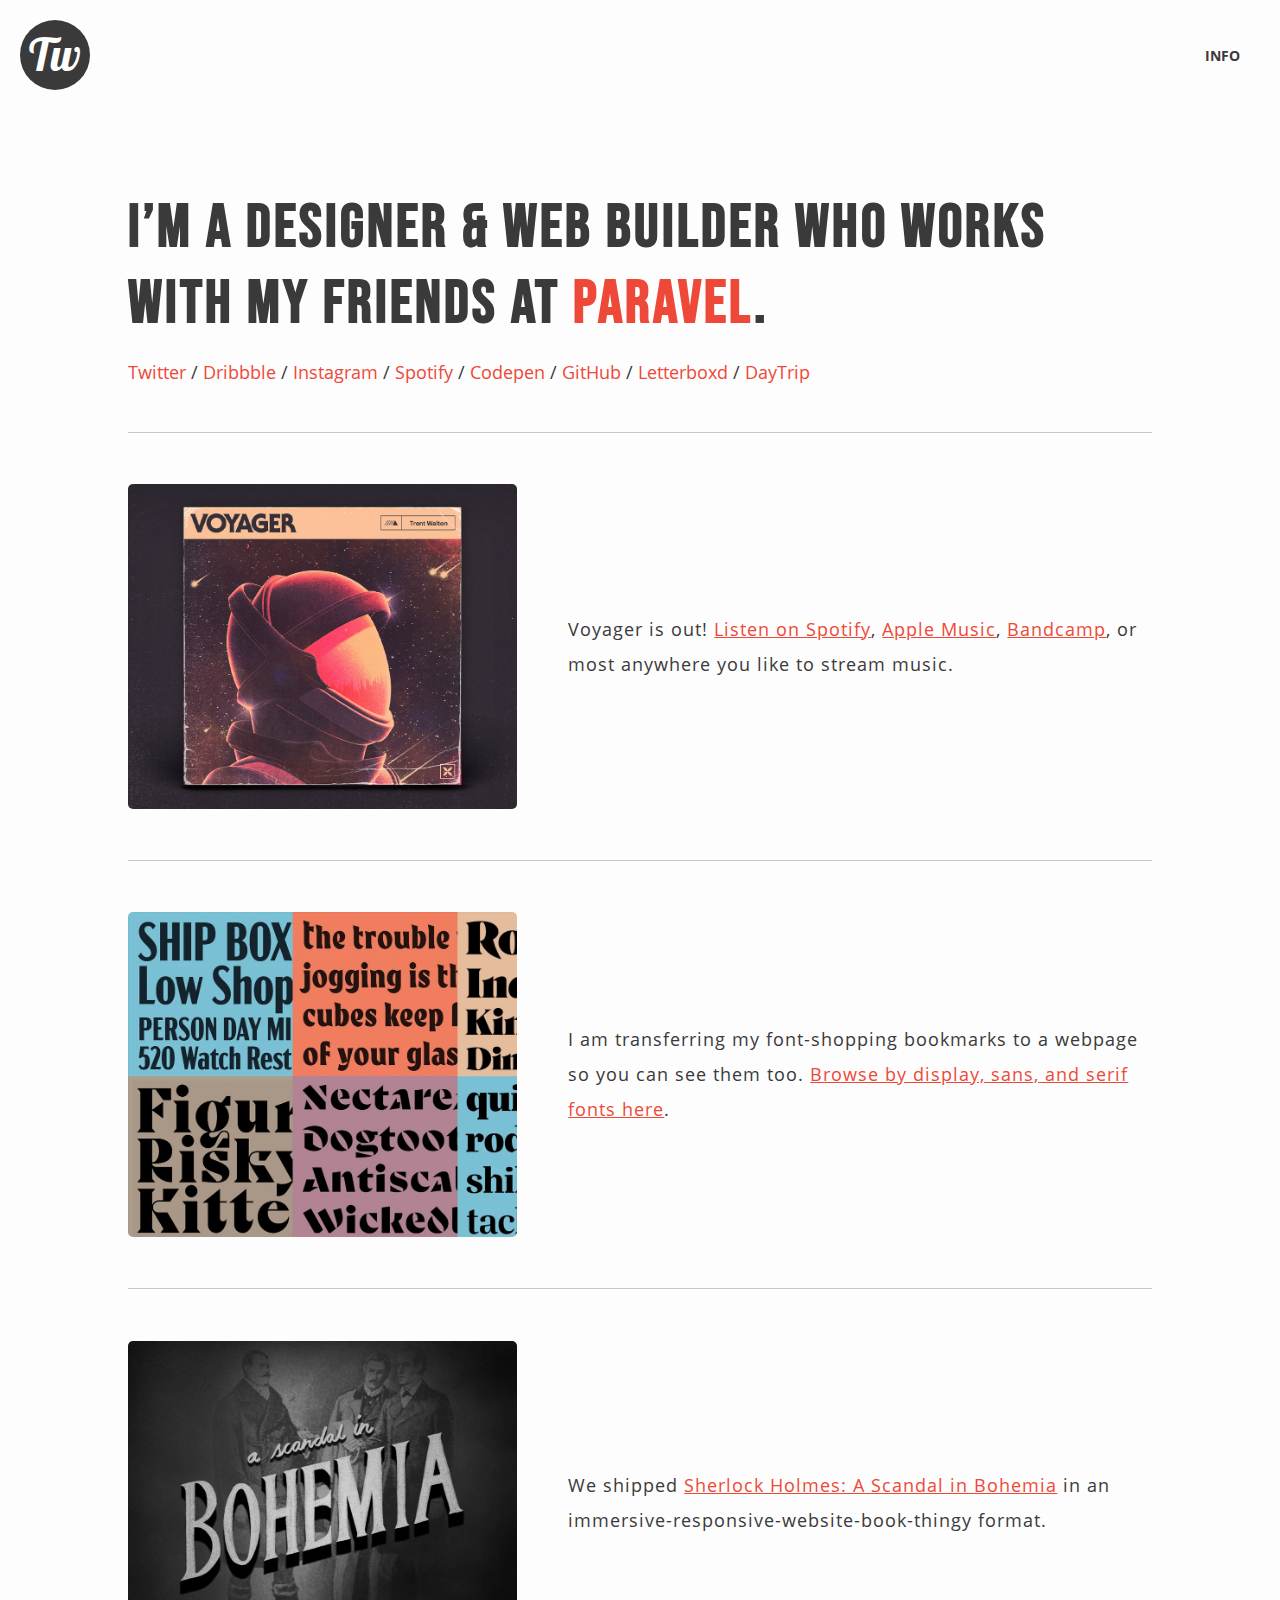
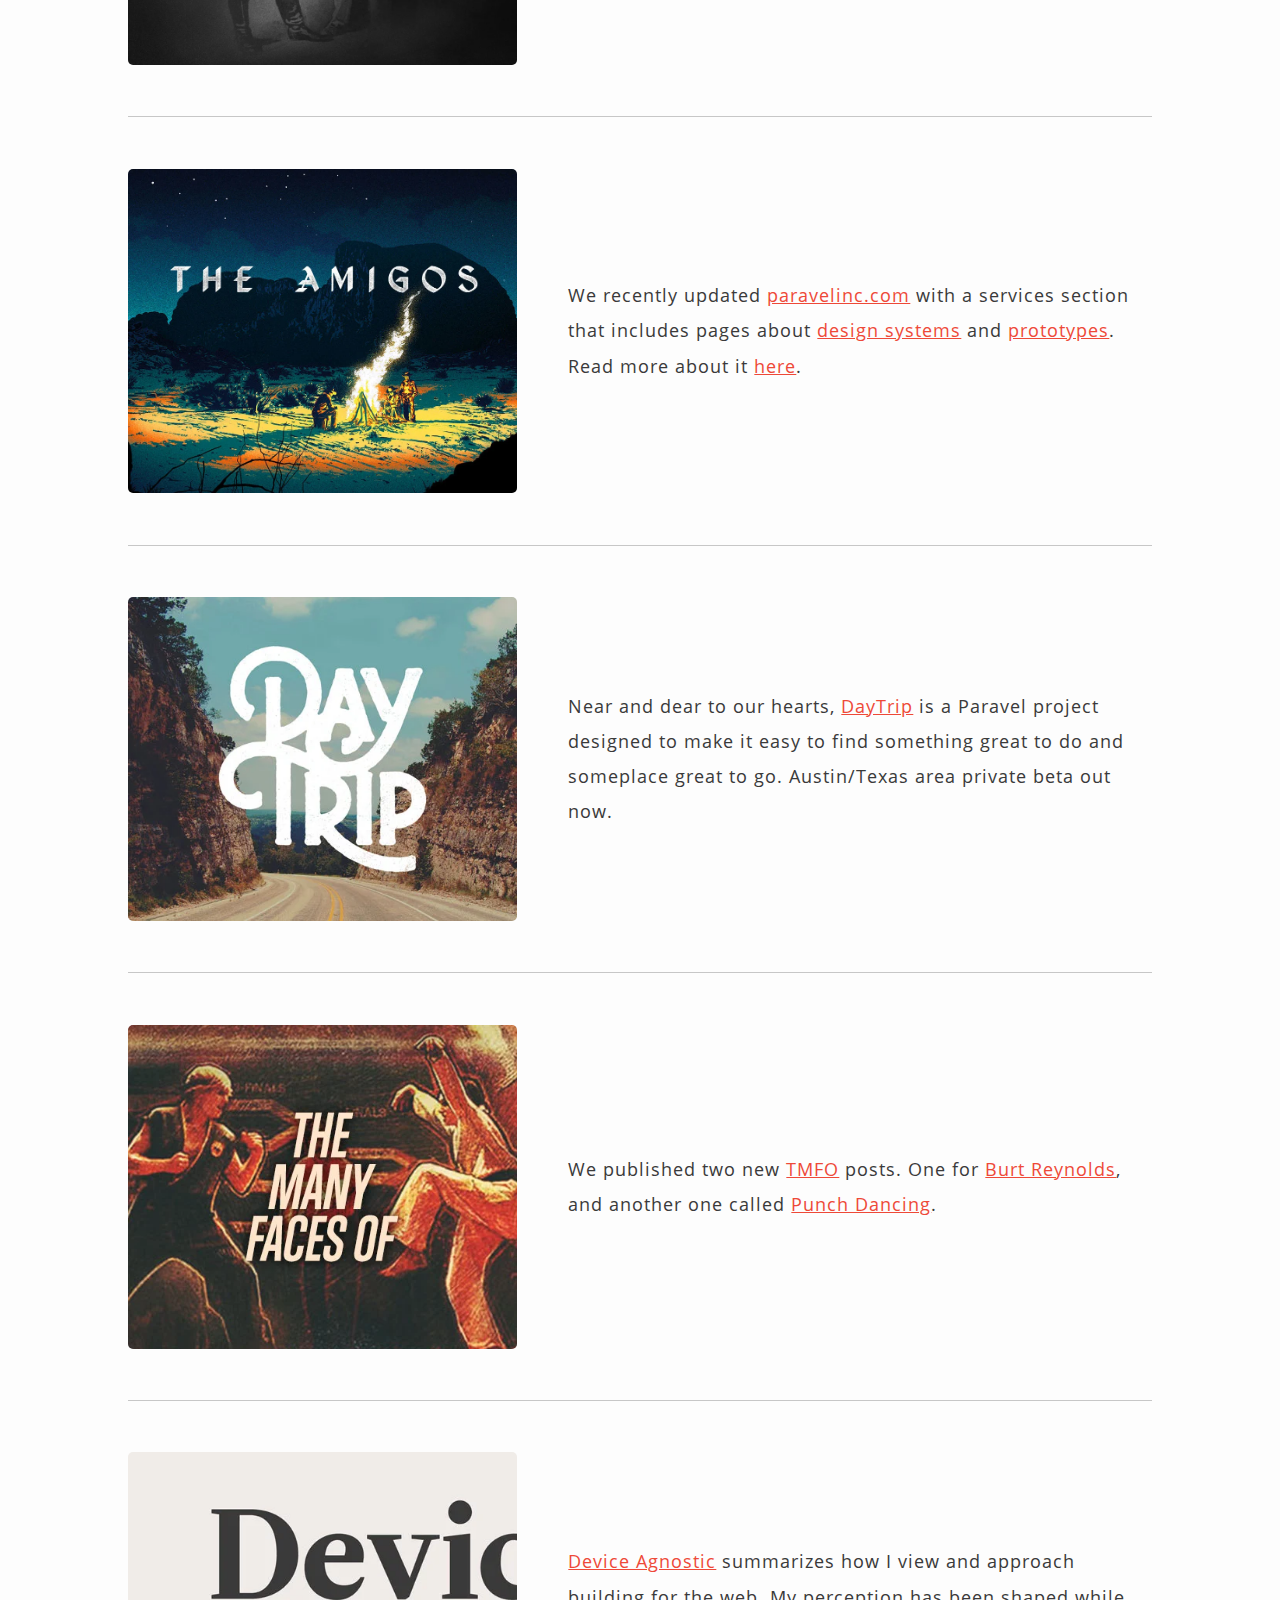
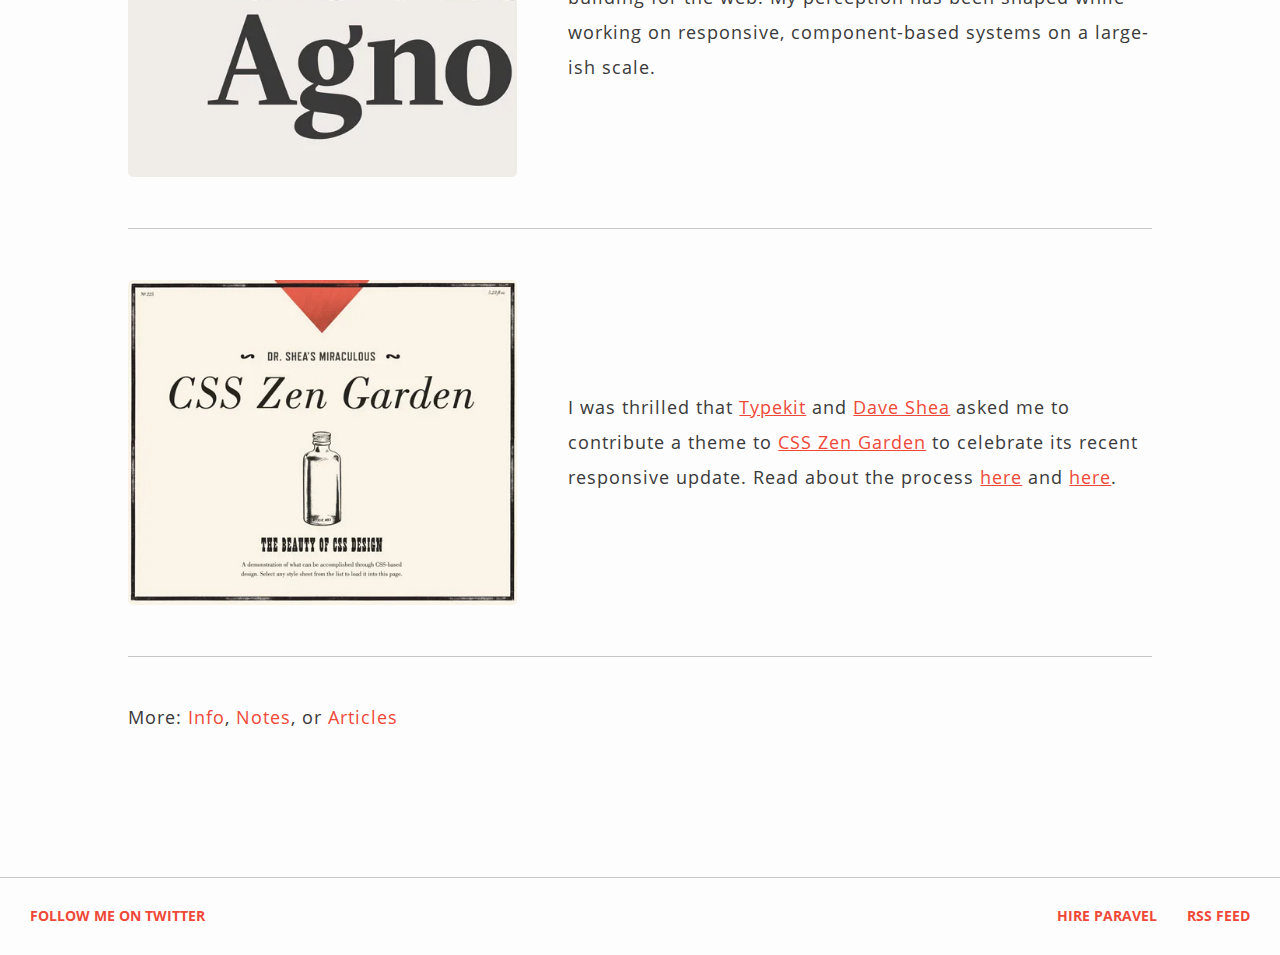
<file: index.html>
<!DOCTYPE html>
<html lang="es">
  <head>
    <meta charset="UTF-8">
    <meta http-equiv="X-UA-Compatible" content="IE=edge">
    <meta name="viewport" content="width=device-width, initial-scale=1.0">
    <title>Home | Trent Walton (Imitacion)</title>
    <link rel="stylesheet" href="https://cdnjs.cloudflare.com/ajax/libs/font-awesome/5.15.3/css/all.min.css" integrity="sha512-iBBXm8fW90+nuLcSKlbmrPcLa0OT92xO1BIsZ+ywDWZCvqsWgccV3gFoRBv0z+8dLJgyAHIhR35VZc2oM/gI1w==" crossorigin="anonymous" referrerpolicy="no-referrer" />
    <link rel="stylesheet" href="css/normalize.css">
    <link rel="stylesheet" href="css/styles.css">
    <link rel="stylesheet" href="css/index.css">
  </head>
  <body>
    <div class="container--flex">
      <!-- Header -->
      <header class="header">
        <!-- Header__Logo -->
        <div class="header__logo">
          <a class="header__logo__link" href="index.html">Tw</a>
        </div>
        <!-- Header__Nav -->
        <nav class="header__nav">
          <a class="header__nav__link" href="info.html">INFO</a>
        </nav>
      </header>

      <!-- Main -->
      <main class="main">
        <div class="container">
          <article class="main__article">
            <!-- Main__Article__Title -->
            <div class="main__article__title">
              <h1 class="main__article__title__txt">I’m a designer & web builder who works with my friends at <a class="main__article__title__txt__link" href="#">Paravel</a>.</h1>
              <!-- Main__Article__Title__Links -->
              <div class="main__article__title__links">
                <a href="#" class="main__article__title__links__link">Twitter</a> / 
                <a href="#" class="main__article__title__links__link">Dribbble</a> / 
                <a href="#" class="main__article__title__links__link">Instagram</a> / 
                <a href="#" class="main__article__title__links__link">Spotify</a> / 
                <a href="#" class="main__article__title__links__link">Codepen</a> / 
                <a href="#" class="main__article__title__links__link">GitHub</a> / 
                <a href="#" class="main__article__title__links__link">Letterboxd</a> / 
                <a href="#" class="main__article__title__links__link">DayTrip</a>
              </div>
            </div>
            <!-- Main__Article__Section -->
            <section class="main__article__section">
              <div class="main__article__section__img">
                <img class="main__article__section__img__image" src="img/img-1.jpg" alt="">
              </div>
              <div class="main__article__section__txt">
                <p class="main__article__section__txt__text">Voyager is out! <a class="main__article__section__txt__text__link" href="#">Listen on Spotify</a>, <a class="main__article__section__txt__text__link" href="#">Apple Music</a>, <a class="main__article__section__txt__text__link" href="#">Bandcamp</a>, or most anywhere you like to stream music.</p>
              </div>
            </section>

            <section class="main__article__section">
              <div class="main__article__section__img">
                <img class="main__article__section__img__image" src="img/img-2.jpg" alt="">
              </div>
              <div class="main__article__section__txt">
                <p class="main__article__section__txt__text">I am transferring my font-shopping bookmarks to a webpage so you can see them too. <a class="main__article__section__txt__text__link" href="#">Browse by display, sans, and serif fonts here</a>.</p>
              </div>
            </section>

            <section class="main__article__section">
              <div class="main__article__section__img">
                <img class="main__article__section__img__image" src="img/img-3.jpg" alt="">
              </div>
              <div class="main__article__section__txt">
                <p class="main__article__section__txt__text">We shipped <a class="main__article__section__txt__text__link" href="#">Sherlock Holmes: A Scandal in Bohemia</a> in an immersive-responsive-website-book-thingy format.</p>
              </div>
            </section>

            <section class="main__article__section">
              <div class="main__article__section__img">
                <img class="main__article__section__img__image" src="img/img-4.jpg" alt="">
              </div>
              <div class="main__article__section__txt">
                <p class="main__article__section__txt__text">We recently updated <a class="main__article__section__txt__text__link" href="#">paravelinc.com</a> with a services section that includes pages about <a class="main__article__section__txt__text__link" href="#">design systems</a> and <a class="main__article__section__txt__text__link" href="#">prototypes</a>. Read more about it <a class="main__article__section__txt__text__link" href="#">here</a>.</p>
              </div>
            </section>

            <section class="main__article__section">
              <div class="main__article__section__img">
                <img class="main__article__section__img__image" src="img/img-5.jpg" alt="">
              </div>
              <div class="main__article__section__txt">
                <p class="main__article__section__txt__text">Near and dear to our hearts, <a class="main__article__section__txt__text__link" href="#">DayTrip</a> is a Paravel project designed to make it easy to find something great to do and someplace great to go. Austin/Texas area private beta out now.</p>
              </div>
            </section>

            <section class="main__article__section">
              <div class="main__article__section__img">
                <img class="main__article__section__img__image" src="img/img-6.jpg" alt="">
              </div>
              <div class="main__article__section__txt">
                <p class="main__article__section__txt__text">We published two new <a class="main__article__section__txt__text__link" href="#">TMFO</a> posts. One for <a class="main__article__section__txt__text__link" href="#">Burt Reynolds</a>, and another one called <a class="main__article__section__txt__text__link" href="#">Punch Dancing</a>.</p>
              </div>
            </section>

            <section class="main__article__section">
              <div class="main__article__section__img">
                <img class="main__article__section__img__image" src="img/img-7.jpg" alt="">
              </div>
              <div class="main__article__section__txt">
                <p class="main__article__section__txt__text"><a class="main__article__section__txt__text__link" href="#">Device Agnostic</a> summarizes how I view and approach building for the web. My perception has been shaped while working on responsive, component-based systems on a large-ish scale.</p>
              </div>
            </section>

            <section class="main__article__section">
              <div class="main__article__section__img">
                <img class="main__article__section__img__image" src="img/img-8.jpg" alt="">
              </div>
              <div class="main__article__section__txt">
                <p class="main__article__section__txt__text">I was thrilled that <a class="main__article__section__txt__text__link" href="#">Typekit</a> and <a class="main__article__section__txt__text__link" href="#">Dave Shea</a> asked me to contribute a theme to <a class="main__article__section__txt__text__link" href="#">CSS Zen Garden</a> to celebrate its recent responsive update. Read about the process <a class="main__article__section__txt__text__link" href="#">here</a> and <a class="main__article__section__txt__text__link" href="#">here</a>.</p>
              </div>
            </section>

            <!-- Main__Article__More -->
            <div class="main__article__more">
              <p class="main__article__more__txt">More: <a class="main__article__more__txt__link" href="info.html">Info</a>, <a class="main__article__more__txt__link" href="#">Notes</a>, or <a class="main__article__more__txt__link" href="#">Articles</a></p>
            </div>
          </article>
        </div>
      </main>

      <!-- Footer -->
      <footer class="footer">
        <!-- Footer__Social -->
        <div class="footer__social">
          <a class="footer__social__link" href="#"><i class="fab fa-twitter"></i> FOLLOW ME ON TWITTER</a>
        </div>
        <!-- Footer__Contact -->
        <div class="footer__contact">
          <div class="footer__contact__links">
            <a href="#" class="footer__contact__links__link"><i class="fas fa-money-bill-wave"></i> HIRE PARAVEL</a>
          </div>

          <div class="footer__contact__links">
            <a href="#" class="footer__contact__links__link"><i class="fas fa-satellite-dish"></i> RSS FEED</a>
          </div>
        </div>
      </footer>
    </div>
  </body>
</html>
</file>
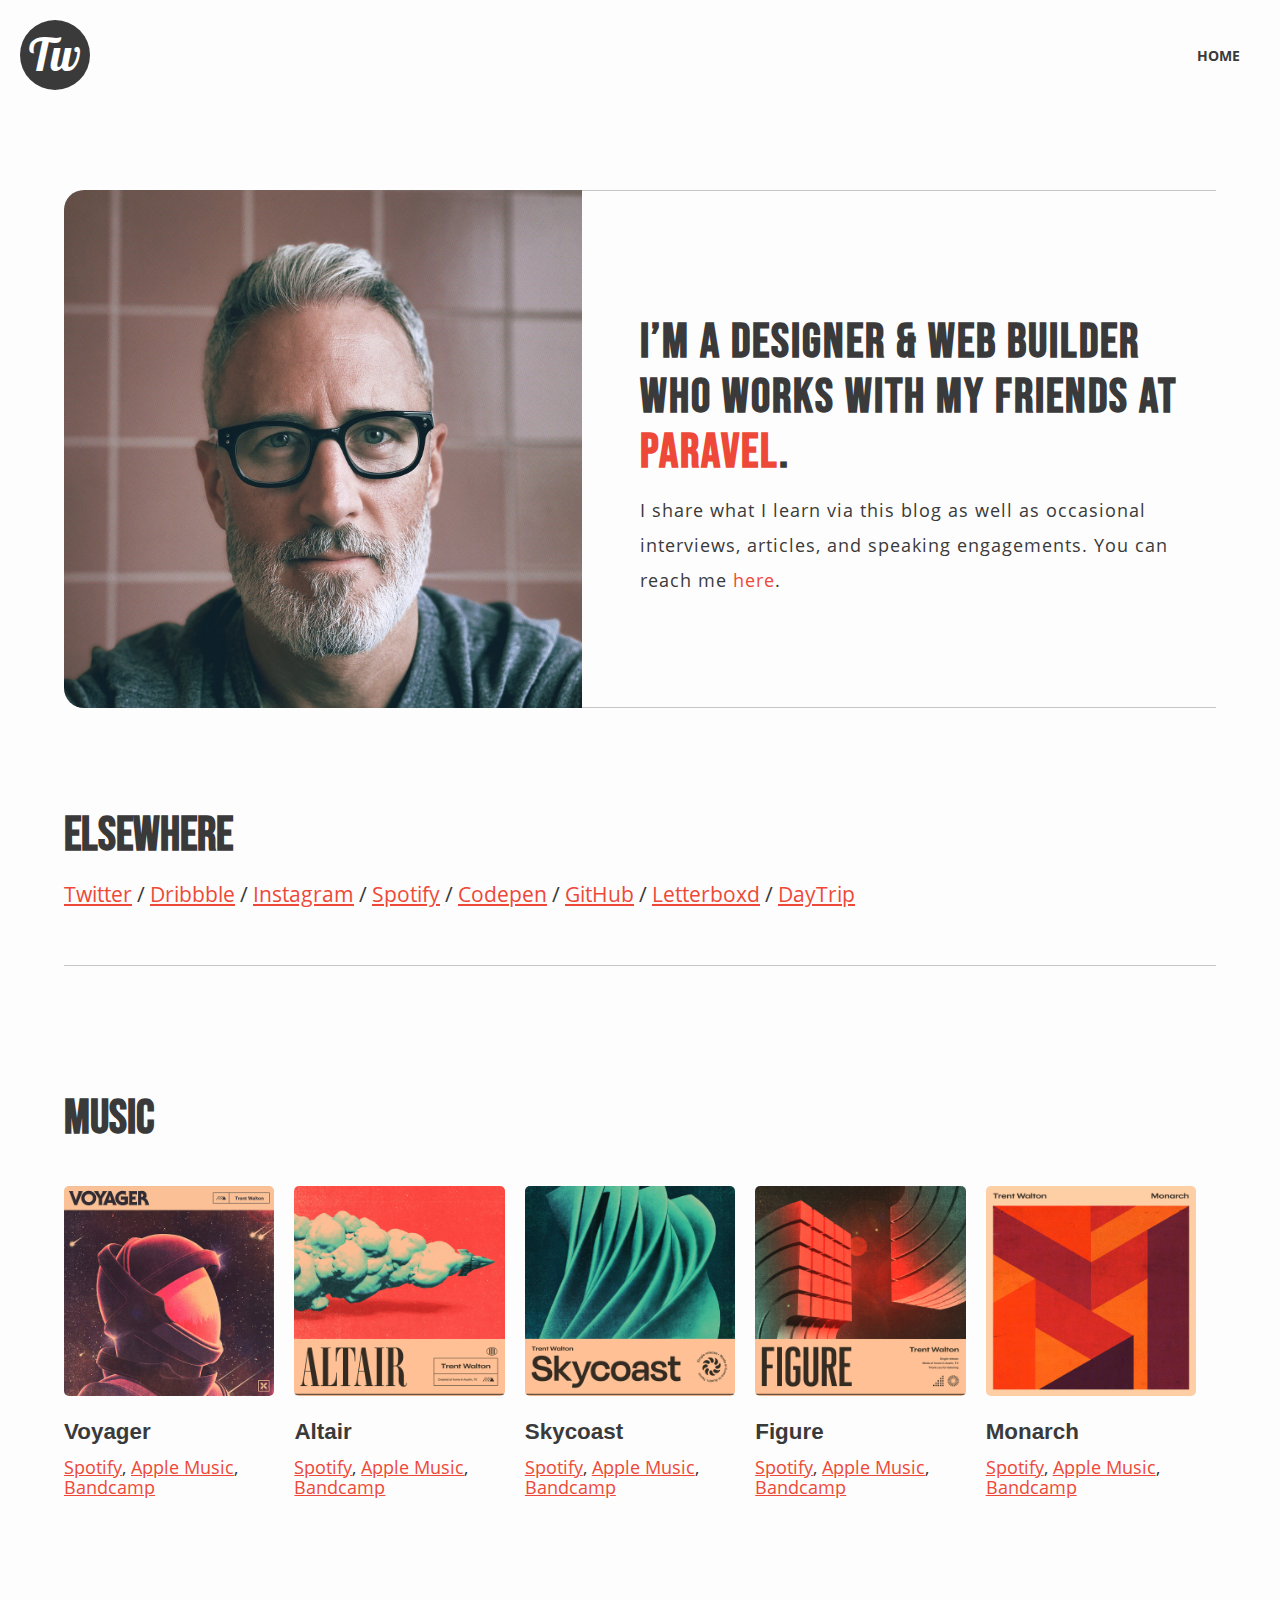
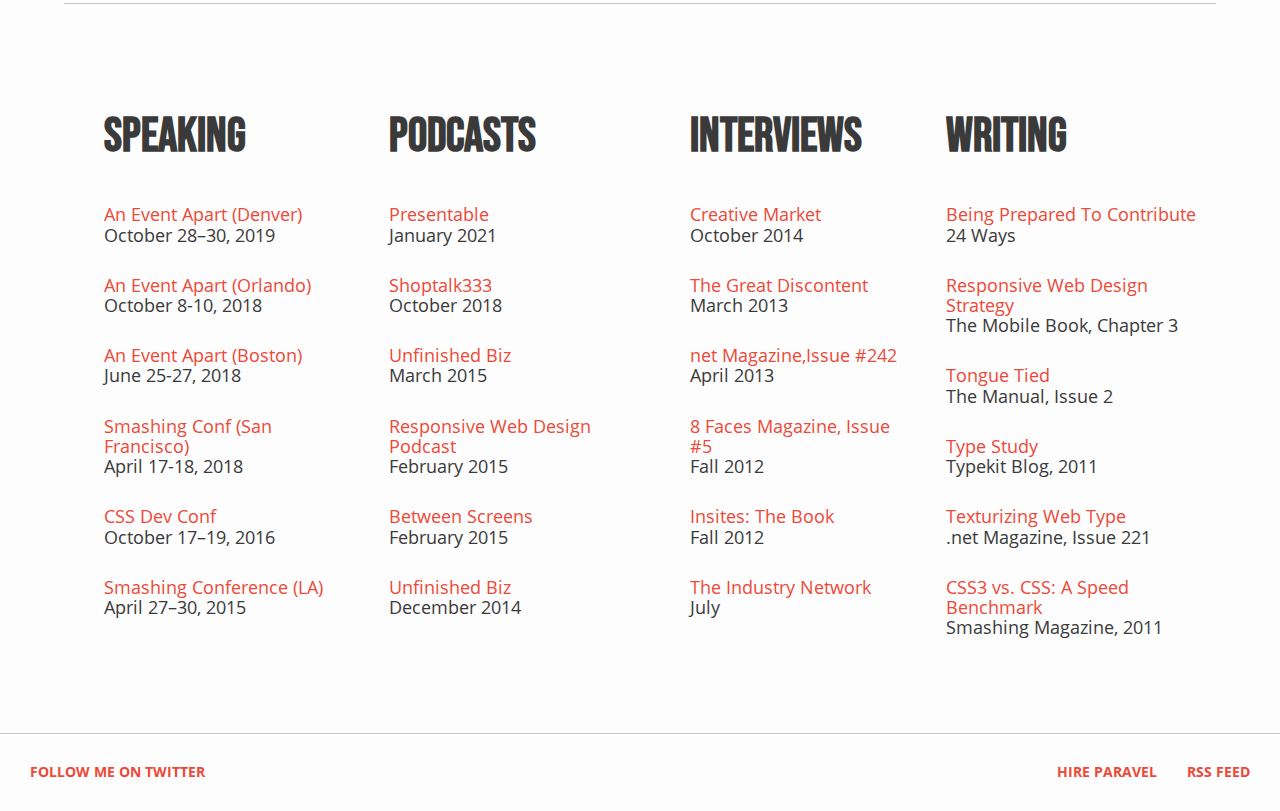
<file: info.html>
<!DOCTYPE html>
<html lang="en">
  <head>
    <meta charset="UTF-8">
    <meta http-equiv="X-UA-Compatible" content="IE=edge">
    <meta name="viewport" content="width=device-width, initial-scale=1.0">
    <title>Info | Trent Walton (Imitacion)</title>
    <link rel="stylesheet" href="https://cdnjs.cloudflare.com/ajax/libs/font-awesome/5.15.3/css/all.min.css" integrity="sha512-iBBXm8fW90+nuLcSKlbmrPcLa0OT92xO1BIsZ+ywDWZCvqsWgccV3gFoRBv0z+8dLJgyAHIhR35VZc2oM/gI1w==" crossorigin="anonymous" referrerpolicy="no-referrer" />
    <link rel="stylesheet" href="css/normalize.css">
    <link rel="stylesheet" href="css/styles.css">
    <link rel="stylesheet" href="css/info.css">
  </head>
  <body>
    <div class="container--flex">
      <!-- Header -->
      <header class="header">
        <!-- Header__Logo -->
        <div class="header__logo">
          <a class="header__logo__link" href="index.html">Tw</a>
        </div>
        <!-- Header__Nav -->
        <nav class="header__nav">
          <a class="header__nav__link" href="index.html">HOME</a>
        </nav>
      </header>
      
      <!-- Main -->
      <main class="main">
        <article class="main__article">
          <div class="container">
            <!-- Main__Article__Title -->
            <section class="main__article__principal-title">
              <!-- Main__Article__Title__Image -->
              <div class="main__article__principal-title__image">
                <img src="img/info-img-1.jpg" alt="Hombre con barba y lentes" class="main__article__principal-title__image__img">
              </div>
              <!-- Main__Article__Title__Text -->
              <div class="main__article__principal-title__text">
                <h1 class="main__article__principal-title__text__principal-txt">I’m a designer & web builder who works with my friends at <a class="main__article__principal-title__text__txt__link" href="#">Paravel</a>.</h1>
                <p class="main__article__principal-title__text__txt">I share what I learn via this blog as well as occasional interviews, articles, and speaking engagements. You can reach me <a class="main__article__principal-title__text__txt__link">here</a>.</p>
              </div>
            </section>

            <!-- Main__Article__Links -->
            <section class="main__article__social">
              <!-- Main__Article__Links__Text -->
              <div class="main__article__social__text">
                <h2 class="main__article__social__text__txt">Elsewhere</h2>
              </div>
              <!-- Main__Article__Links__Link -->
              <div class="main__article__social__links">
                <a href="#" class="main__article__social__links__link">Twitter</a> / 
                <a href="#" class="main__article__social__links__link">Dribbble</a> / 
                <a href="#" class="main__article__social__links__link">Instagram</a> / 
                <a href="#" class="main__article__social__links__link">Spotify</a> / 
                <a href="#" class="main__article__social__links__link">Codepen</a> / 
                <a href="#" class="main__article__social__links__link">GitHub</a> / 
                <a href="#" class="main__article__social__links__link">Letterboxd</a> / 
                <a href="#" class="main__article__social__links__link">DayTrip</a>
              </div>
            </section>

            <!-- Main__Article__Music -->
            <h2 class="main__article__music__title">Music</h2>
            <section class="main__article__music">
              <div class="main__article__music__song">
                <img src="img/info-music-img-1.jpg" alt="" class="main__article__music__song__img">
                <h3 class="main__article__music__song__title">Voyager</h3>
                <p class="main__article__music__song__txt"><a class="main__article__music__song__txt__link">Spotify</a>, <a class="main__article__music__song__txt__link">Apple Music</a>, <a class="main__article__music__song__txt__link">Bandcamp</a></p>
              </div>

              <div class="main__article__music__song">
                <img src="img/info-music-img-2.jpg" alt="" class="main__article__music__song__img">
                <h3 class="main__article__music__song__title">Altair</h3>
                <p class="main__article__music__song__txt"><a class="main__article__music__song__txt__link">Spotify</a>, <a class="main__article__music__song__txt__link">Apple Music</a>, <a class="main__article__music__song__txt__link">Bandcamp</a></p>
              </div>

              <div class="main__article__music__song">
                <img src="img/info-music-img-3.jpg" alt="" class="main__article__music__song__img">
                <h3 class="main__article__music__song__title">Skycoast</h3>
                <p class="main__article__music__song__txt"><a class="main__article__music__song__txt__link">Spotify</a>, <a class="main__article__music__song__txt__link">Apple Music</a>, <a class="main__article__music__song__txt__link">Bandcamp</a></p>
              </div>

              <div class="main__article__music__song">
                <img src="img/info-music-img-4.jpg" alt="" class="main__article__music__song__img">
                <h3 class="main__article__music__song__title">Figure</h3>
                <p class="main__article__music__song__txt"><a class="main__article__music__song__txt__link">Spotify</a>, <a class="main__article__music__song__txt__link">Apple Music</a>, <a class="main__article__music__song__txt__link">Bandcamp</a></p>
              </div>

              <div class="main__article__music__song">
                <img src="img/info-music-img-5.jpg" alt="" class="main__article__music__song__img">
                <h3 class="main__article__music__song__title">Monarch</h3>
                <p class="main__article__music__song__txt"><a class="main__article__music__song__txt__link">Spotify</a>, <a class="main__article__music__song__txt__link">Apple Music</a>, <a class="main__article__music__song__txt__link">Bandcamp</a></p>
              </div>
            </section>

            <!-- Main__Article__Others -->
            <section class="main__article__others">
              <ul class="main__article__others__info">
                <h2 class="main__article__others__info__title">Speaking</h2>
                <li class="main__article__others__info__txt"><a class="main__article__others__info__txt__link" href="#">An Event Apart (Denver)</a>
                  <br>October 28–30, 2019</li>
                <li class="main__article__others__info__txt"><a class="main__article__others__info__txt__link" href="#">An Event Apart (Orlando)</a>
                  <br>October 8-10, 2018</li>
                <li class="main__article__others__info__txt"><a class="main__article__others__info__txt__link" href="#">An Event Apart (Boston)</a>
                  <br>June 25-27, 2018</li>
                <li class="main__article__others__info__txt"><a class="main__article__others__info__txt__link" href="#">Smashing Conf (San Francisco)</a>
                  <br>April 17-18, 2018</li>
                <li class="main__article__others__info__txt"><a class="main__article__others__info__txt__link" href="#">CSS Dev Conf</a> 
                  <br>October 17–19, 2016</li>
                <li class="main__article__others__info__txt"><a class="main__article__others__info__txt__link" href="#">Smashing Conference (LA)</a> 
                  <br>April 27–30, 2015</li>
              </ul>
              
              <ul class="main__article__others__info">
                <h2 class="main__article__others__info__title">Podcasts</h2>
                <li class="main__article__others__info__txt"><a class="main__article__others__info__txt__link" href="#">Presentable</a>
                  <br>January 2021</li>
                <li class="main__article__others__info__txt"><a class="main__article__others__info__txt__link" href="#">Shoptalk333</a>
                  <br>October 2018</li>
                <li class="main__article__others__info__txt"><a class="main__article__others__info__txt__link" href="#">Unfinished Biz</a>
                  <br>March 2015</li>
                <li class="main__article__others__info__txt"><a class="main__article__others__info__txt__link" href="#">Responsive Web Design Podcast</a>
                  <br>February
                  2015</li>
                <li class="main__article__others__info__txt"><a class="main__article__others__info__txt__link" href="#">Between Screens</a>
                  <br>February 2015</li>
                <li class="main__article__others__info__txt"><a class="main__article__others__info__txt__link" href="#">Unfinished Biz</a> 
                  <br>December 2014</li>
              </ul>
              
              <ul class="main__article__others__info">
                <h2 class="main__article__others__info__title">Interviews</h2>
                <li class="main__article__others__info__txt"><a class="main__article__others__info__txt__link" href="#">Creative Market</a>
                  <br>October 2014</li>
                <li class="main__article__others__info__txt"><a class="main__article__others__info__txt__link" href="#">The Great Discontent</a>
                  <br>March 2013</li>
                <li class="main__article__others__info__txt"><a class="main__article__others__info__txt__link" href="#">net Magazine,Issue #242</a>
                  <br>April 2013</li>
                <li class="main__article__others__info__txt"><a class="main__article__others__info__txt__link" href="#">8 Faces Magazine, Issue #5</a>
                  <br>Fall 2012</li>
                <li class="main__article__others__info__txt"><a class="main__article__others__info__txt__link" href="#">Insites: The Book</a>
                  <br>Fall 2012</li>
                <li class="main__article__others__info__txt"><a class="main__article__others__info__txt__link" href="#">The Industry Network</a>
                  <br>July</li>
              </ul>
              
              <ul class="main__article__others__info">
                <h2 class="main__article__others__info__title">Writing</h2>
                <li class="main__article__others__info__txt"><a class="main__article__others__info__txt__link" href="#">Being Prepared To Contribute</a>
                  <br>24 Ways</li>
                <li class="main__article__others__info__txt"><a class="main__article__others__info__txt__link" href="#">Responsive Web Design Strategy</a>
                  <br>The Mobile Book, Chapter 3</li>
                <li class="main__article__others__info__txt"><a class="main__article__others__info__txt__link" href="#">Tongue Tied</a>
                  <br>The Manual, Issue 2</li>
                <li class="main__article__others__info__txt"><a class="main__article__others__info__txt__link" href="#">Type Study</a>
                  <br>Typekit Blog, 2011</li>
                <li class="main__article__others__info__txt"><a class="main__article__others__info__txt__link" href="#">Texturizing Web Type</a>
                  <br>.net Magazine, Issue 221</li>
                <li class="main__article__others__info__txt"><a class="main__article__others__info__txt__link" href="#">CSS3 vs. CSS: A Speed Benchmark</a>
                  <br>Smashing Magazine, 2011</li>
              </ul>
            </section>
          </div>
        </article>
      </main>

      <!-- Footer -->
      <footer class="footer">
        <!-- Footer__Social -->
        <div class="footer__social">
          <a class="footer__social__link" href="#"><i class="fab fa-twitter"></i> FOLLOW ME ON TWITTER</a>
        </div>
        <!-- Footer__Contact -->
        <div class="footer__contact">
          <div class="footer__contact__links">
            <a href="#" class="footer__contact__links__link"><i class="fas fa-money-bill-wave"></i> HIRE PARAVEL</a>
          </div>

          <div class="footer__contact__links">
            <a href="#" class="footer__contact__links__link"><i class="fas fa-satellite-dish"></i> RSS FEED</a>
          </div>
        </div>
      </footer>
    </div>
  </body>
</html>
</file>
<file: css/styles.css>
/* ---------- Fonts ---------- */
@font-face {
  font-family: "Lobster";
  src: url(../fonts/Lobster-Regular.ttf);
}
@font-face {
  font-family: "Bebas Neue";
  src: url(../fonts/BebasNeue-Regular.ttf);
}
@font-face {
  font-family: "Open Sans";
  font-weight: lighter;
  src: url(../fonts/OpenSans-Light.ttf);
}
@font-face {
  font-family: "Open Sans";
  src: url(../fonts/OpenSans-Regular.ttf);
}
@font-face {
  font-family: "Open Sans";
  font-weight: bold;
  src: url(../fonts/OpenSans-Bold.ttf);
}

/* ---------- All --------- */
body {
  background: rgb(253, 253, 253);
  font-family: "Open Sans", sans-serif;
  font-weight: lighter;
  color: #3a3a3a;
}

h1, h2, h3, h4, h5, h6 {
  font-family: "Bebas Neue";
}

a {
  color: #EE4938;
  text-decoration: none;
  transition: color 0.2s ease-out;
}

a:hover {
  color: #A8291C;
  transition: color 0.1s ease-out;
}

.container--flex {
  display: flex;
  flex-wrap: wrap;
}

/* ---------- Header --------- */
.header {
  margin-bottom: 80px;
  padding: 20px;
  
  display: flex;
  flex: 100%;
  justify-content: space-between;
  align-items: center;
}

/* ---------- Header__Logo --------- */
.header__logo {
  background: #3a3a3a;
  width: 70px;
  height: 70px;
  border-radius: 50%;
  cursor: pointer;
  transition: box-shadow 0.3s ease-out;

  display: flex;
  justify-content: center;
  align-items: center;
}

.header__logo:hover {
  box-shadow: 0 0 5px #A8291C;
  transition: box-shadow 0.3s ease-out;
}

.header__logo__link {
  color: #fff;
  font-family: "Lobster";
  font-size: 2.8em;
  transition: color 0.3s ease-out;
}

.header__logo__link:hover {
  color: #f04532;
  transition: color 0.3s ease-out;
}

/* ---------- Header__Nav --------- */
.header__nav__link {
  padding-right: 20px;
  color: #3a3a3a;
  font-weight: bold;
  font-size: 0.9em;
  transition: color 0.2s ease-out;
}

.header__nav__link:hover {
  color: #EE4938;
  transition: color 0.1s ease-out;
}

/* ---------- Main --------- */
.container {
  min-width: 250px;
  margin: 0 auto;
  width: 63%;
}

/* ---------- Footer --------- */
.footer {
  padding: 30px;
  border-top: 1px solid rgba(146, 146, 146, 0.5);
  font-weight: bold;
  font-size: .9em;

  display: flex;
  flex: 100%;
  justify-content: space-between;
}

.footer__contact {
  display: flex;
}

.footer__contact__links {
  margin-left: 30px;
}

.footer [class*="fa-"] {
  color: rgb(191, 191, 191);
}

/* ---------- Responsive --------- */
@media screen and (max-width: 1400px) {
  .container {
    width: 80%;
  }
}

@media screen and (max-width: 1024px) {
  .header__logo {
    width: 60px;
    height: 60px;
  }
  .header__logo__link {
    font-size: 2.3em;
  }
}

@media screen and (max-width: 800px) {
  .header {
    border-bottom: 1px solid rgba(146, 146, 146, 0.5);
  }
  .header__nav__link {
    font-size: 1em;
  }
  .container {
    width: 85%;
  }
  .footer {
    font-size: 1em;

    flex-direction: column;
  }
  .footer__contact {
    flex-direction: column;
  }
  .footer__contact__links {
    margin: 0;
    margin-top: 15px;
  }
}

@media screen and (max-width: 680px) {
  .container {
    width: 85%;
  }
}

@media screen and (max-width: 480px) {
  .header {
    flex-direction: column;
    margin-bottom: 50px;
  }
  .header__logo {
    width: 50px;
    height: 50px;
  }
  .header__logo__link {
    font-size: 1.9em;
  }
  .header__nav {
    margin-top: 20px;
  }
  .header__nav__link {
    padding: 0 5px;
    font-size: 1em;
  }
}
</file>
<file: css/index.css>
/* ---------- Main__Title --------- */
.main__article__title {
  border-bottom: 1px solid rgba(146, 146, 146, 0.5);

  display: flex;
  flex-direction: column;
  flex: 100%;
}

.main__article__title__txt {
  margin: 0;
  font-size: 4.8em;
  letter-spacing: 3px;
  line-height: 1.25;
}

.main__article__title__links {
  margin: 20px 0 50px 0;
  font-size: 1.4em;
}

/* ---------- Main__Article__Section --------- */
.main__article__section {
  padding: 5% 0;
  border-bottom: 1px solid rgba(146, 146, 146, 0.5);

  display: flex;
}

/* ---------- Main__Article__Section__Img --------- */
.main__article__section__img {
  width: 40%;
}

.main__article__section__img__image {
  cursor: pointer;
  border-radius: 5px;
  transition: all 0.3s ease-out;
}

.main__article__section__img__image:hover {  
  opacity: 0.8;
  transform: scale(1.01);
  transition: all 0.2s ease-out;
}

/* ---------- Main__Article__Section__Txt --------- */
.main__article__section__txt {
  margin-left: 5%;

  display: flex;
  flex: 60%;
  align-items: center;
}

.main__article__section__txt__text {
  font-size: 1.3em;
  letter-spacing: 1px;
  line-height: 2;
}

.main__article__section__txt__text__link {
  text-decoration: underline;
}

/* ---------- Main__Article__More --------- */
.main__article__more {
  margin-top: 50px;
  margin-bottom: 150px;
}

.main__article__more__txt {
  font-size: 1.3em;
  letter-spacing: 1px;
}

/* ---------- Responsive --------- */
@media screen and (max-width: 1400px) {
  .main__article__title__txt {
    font-size: 3.8em;
  }
  .main__article__title__links {
    font-size: 1.1em;
  }
  .main__article__section__txt__text {
    font-size: 1.1em;
  }
  .main__article__more__txt {
    font-size: 1.1em;
  }
}

@media screen and (max-width: 1024px) {
  .main__article__title__txt {
    font-size: 2.8em;
  }
}

@media screen and (max-width: 800px) {
  .main__article__title__links {
    font-size: 1.1em;
  }
  .main__article__section__txt__text {
    font-size: 1em;
    line-height: 1.5;
  }
  .main__article__more {
    margin-top: 25px;
    margin-bottom: 100px;
  }
  .main__article__more__txt {
    font-size: 1em;
  }
}

@media screen and (max-width: 680px) {
  .main__article__title__txt {
    font-size: 2.5em;
  }
  .main__article__section {
    flex-direction: column;
  }
  .main__article__section__img {
    width: 100%;
  }
  .main__article__section__txt {
    margin-left: 0;
  }
  .main__article__section__txt__text {
    font-size: 1.1em;
  }
  .main__article__more__txt {
    font-size: 1.1em;
  }
}

@media screen and (max-width: 480px) {
  .main__article__title__txt {
    font-size: 2.3em;
  }
  .main__article__title__links {
    font-size: 1em;
  }
  .main__article__section__txt__text {
    line-height: 1.8;
  }
}
</file>
<file: css/info.css>
/* ---------- Main ---------- */
.container {
  width: 80%;
}

/* ---------- Main__Article__Principal-title ---------- */
.main__article__principal-title {
  display: flex;
}

.main__article__principal-title__image {
  flex: 45%;
}

.main__article__principal-title__image__img {
  border-radius: 20px 0 0 20px;
}

.main__article__principal-title__text {
  border-top: 1px solid rgba(146, 146, 146, 0.5);
  border-bottom: 1px solid rgba(146, 146, 146, 0.5);
  padding-left: 5%;
  
  display: flex;
  flex: 55%;
  flex-direction: column;
  justify-content: center;
}

.main__article__principal-title__text__principal-txt {
  font-size: 4em;
  letter-spacing: 2px;
}

.main__article__principal-title__text__txt {
  margin-top: -20px;
  font-size: 1.2em;
  letter-spacing: 1px;
  line-height: 2;
}

/* ---------- Main__Article__Social ---------- */
.main__article__social {
  margin-top: 100px;
  margin-bottom: 125px;
  padding-bottom: 5%;
  border-bottom: 1px solid rgba(146, 146, 146, 0.5);
}

.main__article__social__text__txt {
  font-size: 3.5em;
}

.main__article__social__links {
  margin-top: -20px;
  font-size: 1.4em;
}

.main__article__social__links__link {
  text-decoration: underline;
}

/* ---------- Main__Article__Music ---------- */
.main__article__music__title {
  font-size: 3.5em;
}

.main__article__music {
  padding-bottom: 5%;
  border-bottom: 1px solid rgba(146, 146, 146, 0.5);

  display: flex;
}

.main__article__music__song {
  margin-right: 20px;
  margin-bottom: 30px;
}

.main__article__music__song__img {
  cursor: pointer;
  border-radius: 5px;
  transition: all 0.3s ease-out;
}

.main__article__music__song__img:hover {  
  opacity: 0.8;
  transform: scale(1.01);
  transition: all 0.2s ease-out;
}

.main__article__music__song__title {
  font-family: Arial, Helvetica, sans-serif;
  font-size: 1.4em;
}

.main__article__music__song__txt {
  font-size: 1.1em;
  margin-top: -10px;
}

.main__article__music__song__txt__link {
  text-decoration: underline;
}

/* ---------- Main__Article__Others ---------- */
.main__article__others {
  margin: 50px 0;

  display: flex;
  justify-content: space-between;
}

.main__article__others__info__title {
  font-size: 3.5em;
}

.main__article__others__info__txt {
  margin-bottom: 30px;
  list-style: none;
  font-size: 1.1em;
}

/* ---------- Responsive ---------- */
@media screen and (max-width: 1410px) {
  .container {
    width: 90%;
  }
  .main__article__principal-title__text__principal-txt {
    font-size: 3em;
  }
  .main__article__principal-title__text__txt {
    font-size: 1.1em;
  }
  .main__article__social__text__txt {
    font-size: 3em;
  }
  .main__article__social__links {
    font-size: 1.3em;
  }
  .main__article__music__title {
    font-size: 3em;
  }
  .main__article__others__info__title {
    font-size: 3em;
  }
}

@media screen and (max-width: 1000px) {
  .main__article__principal-title__text__principal-txt {
    font-size: 2.3em;
  }
  .main__article__principal-title__text__txt {
    line-height: 1.5;
  }
  .main__article__social__text__txt {
    font-size: 2.3em;
  }
  .main__article__social__links {
    font-size: 1.2em;
  }
  .main__article__music__title {
    font-size: 2.3em;
  }
  .main__article__music {
    flex-wrap: wrap;
  }
  .main__article__music__song {
    width: 30%;
  }
  .main__article__music__song__txt {
    font-size: .9em;
  }
  .main__article__others {
    flex-wrap: wrap;
    flex: 50%;
  }
  .main__article__others__info__title {
    font-size: 2.3em;
  }
}

@media screen and (max-width: 768px) {
  .container {
    width: 90%;
  }
  .main__article__principal-title {
    flex-direction: column;
  }
  .main__article__principal-title__image__img {
    border-radius: 15px 15px 0 0;
  }
  .main__article__principal-title__text {
    padding: 0 5%;
    border: 1px solid rgba(146, 146, 146, 0.5);
    border-top: none;
    border-radius: 0 0 15px 15px;
  }
  .main__article__principal-title__text__principal-txt {
    font-size: 2.7em;
  }
  .main__article__social {
    margin-top: 75px;
    margin-bottom: 75px;
  }
  .main__article__social__text__txt {
    font-size: 2.7em;
  }
  .main__article__social__links {
    font-size: 1.2em;
  }
  .main__article__music__title {
    font-size: 2.7em;
  }
  .main__article__music__song__title {
    margin-top: 5px;
    font-size: 1.4em;
  }
  .main__article__music__song__txt {
    font-size: 1.1em;
    line-height: 1.2;
  }
  .main__article__others__info__title {
    font-size: 2.7em;
  }
}

@media screen and (max-width: 480px) {
  .main__article__principal-title__text__principal-txt {
    font-size: 2.5em;
  }
  .main__article__music__song {
    margin-right: 0;
    padding-bottom: 30px;
    border-bottom: 1px solid rgba(146, 146, 146, 0.5);

    flex-direction: column;
    flex-wrap: wrap;
    flex: 100%;
  }
  .main__article__music__song:last-child {
    border-bottom: none;
  }
  .main__article__music__song__title {
    font-size: 1.6em;
  }
  .main__article__others {
    margin-left: -40px;
  }
}
</file>
